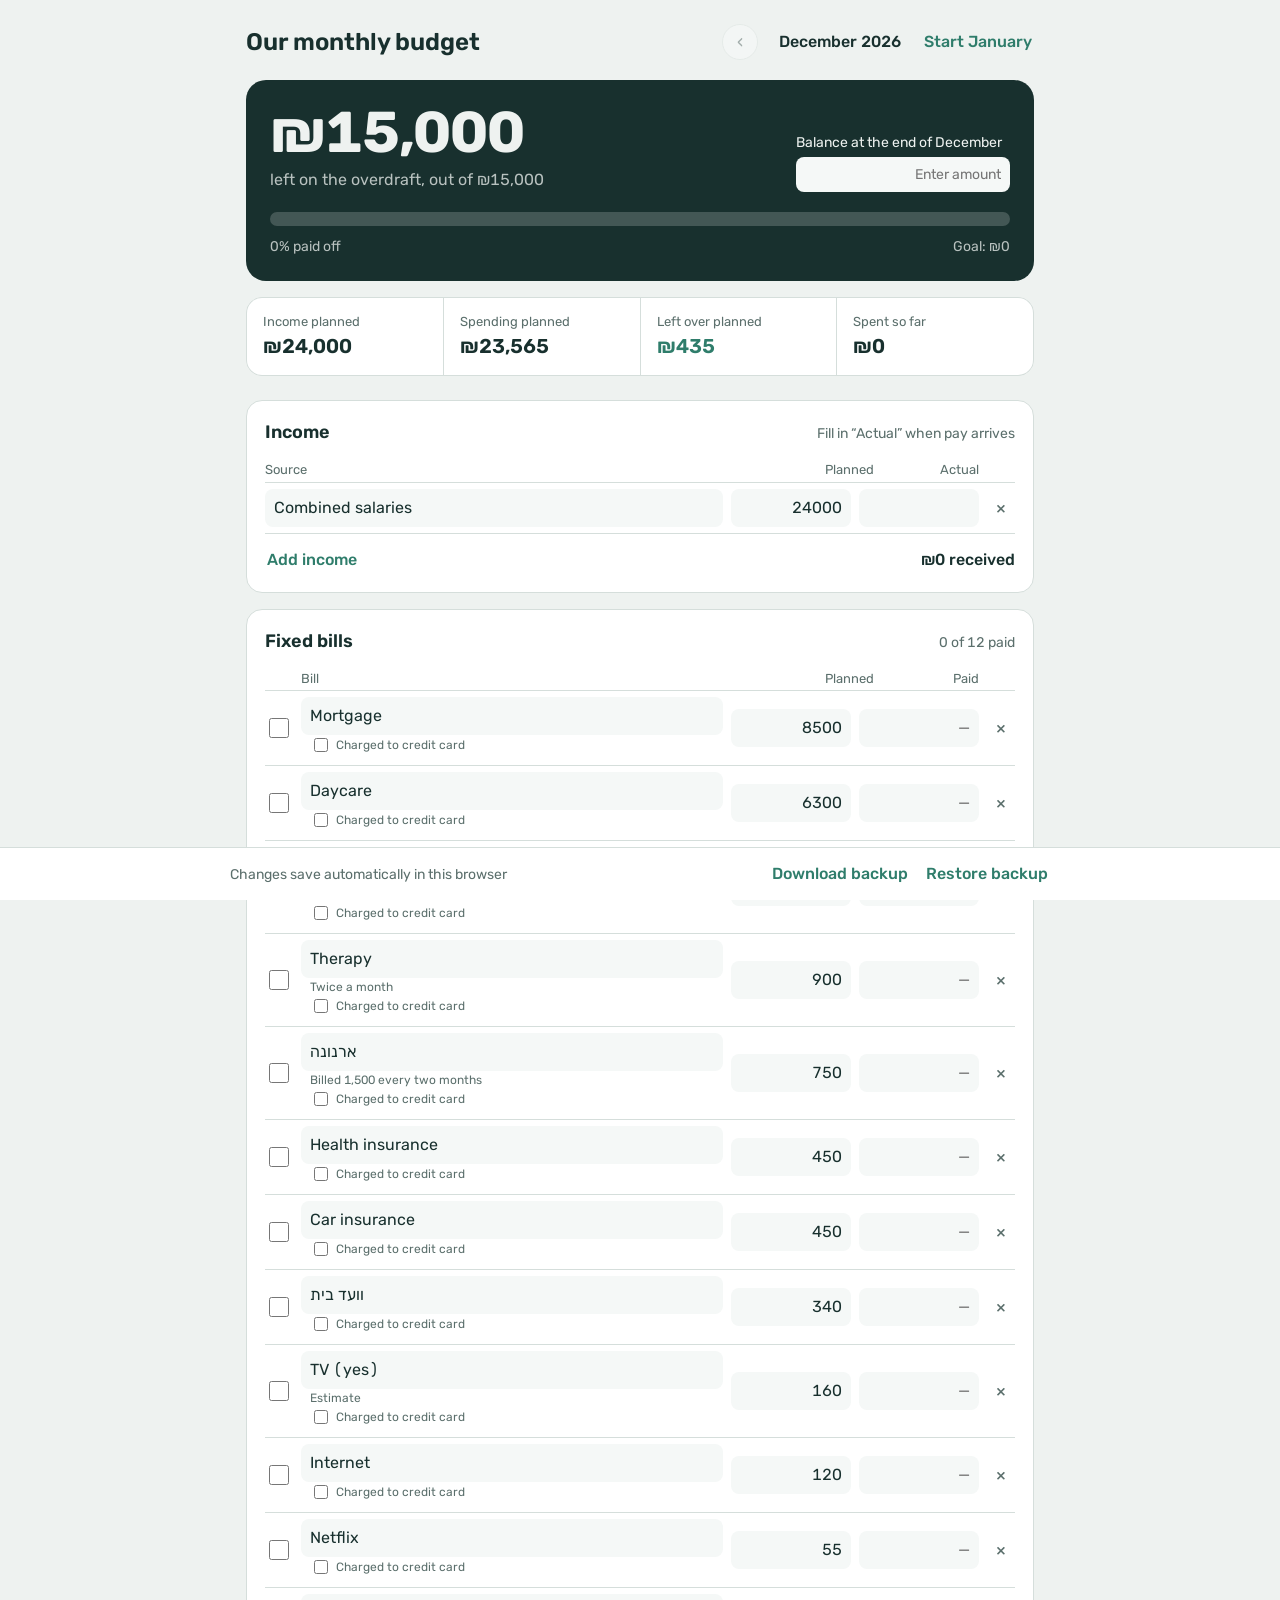
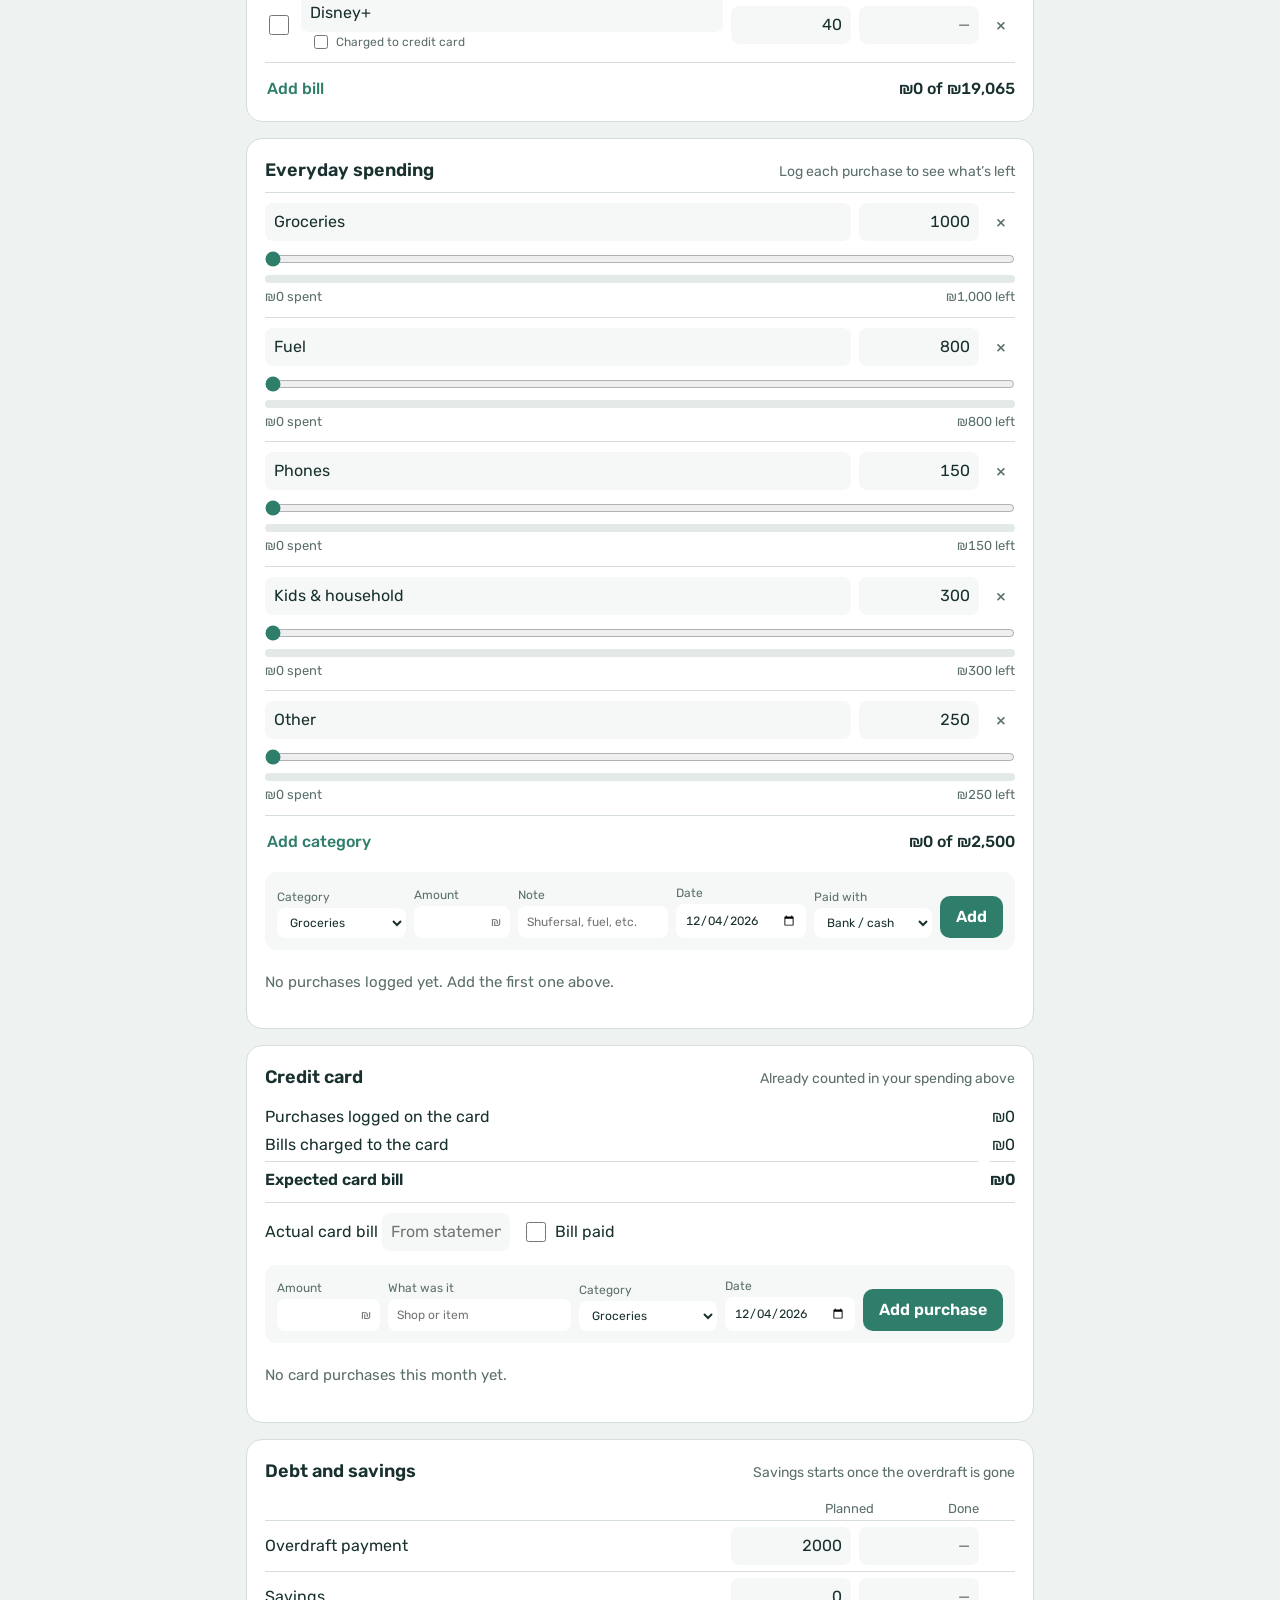
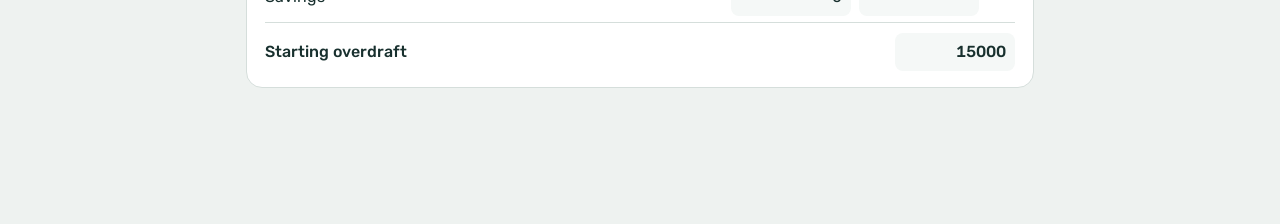
<file: index.html>
<!doctype html>
<html lang="en">
<head>
<meta charset="utf-8">
<meta name="viewport" content="width=device-width, initial-scale=1, viewport-fit=cover">
<title>Our monthly budget</title>
<link rel="preconnect" href="https://fonts.googleapis.com">
<link rel="preconnect" href="https://fonts.gstatic.com" crossorigin>
<link href="https://fonts.googleapis.com/css2?family=Rubik:wght@400;500;600;700&display=swap" rel="stylesheet">
<link rel="stylesheet" href="style.css">
</head>
<body>
<div id="root"></div>
<script src="app.js"></script>
</body>
</html>
</file>
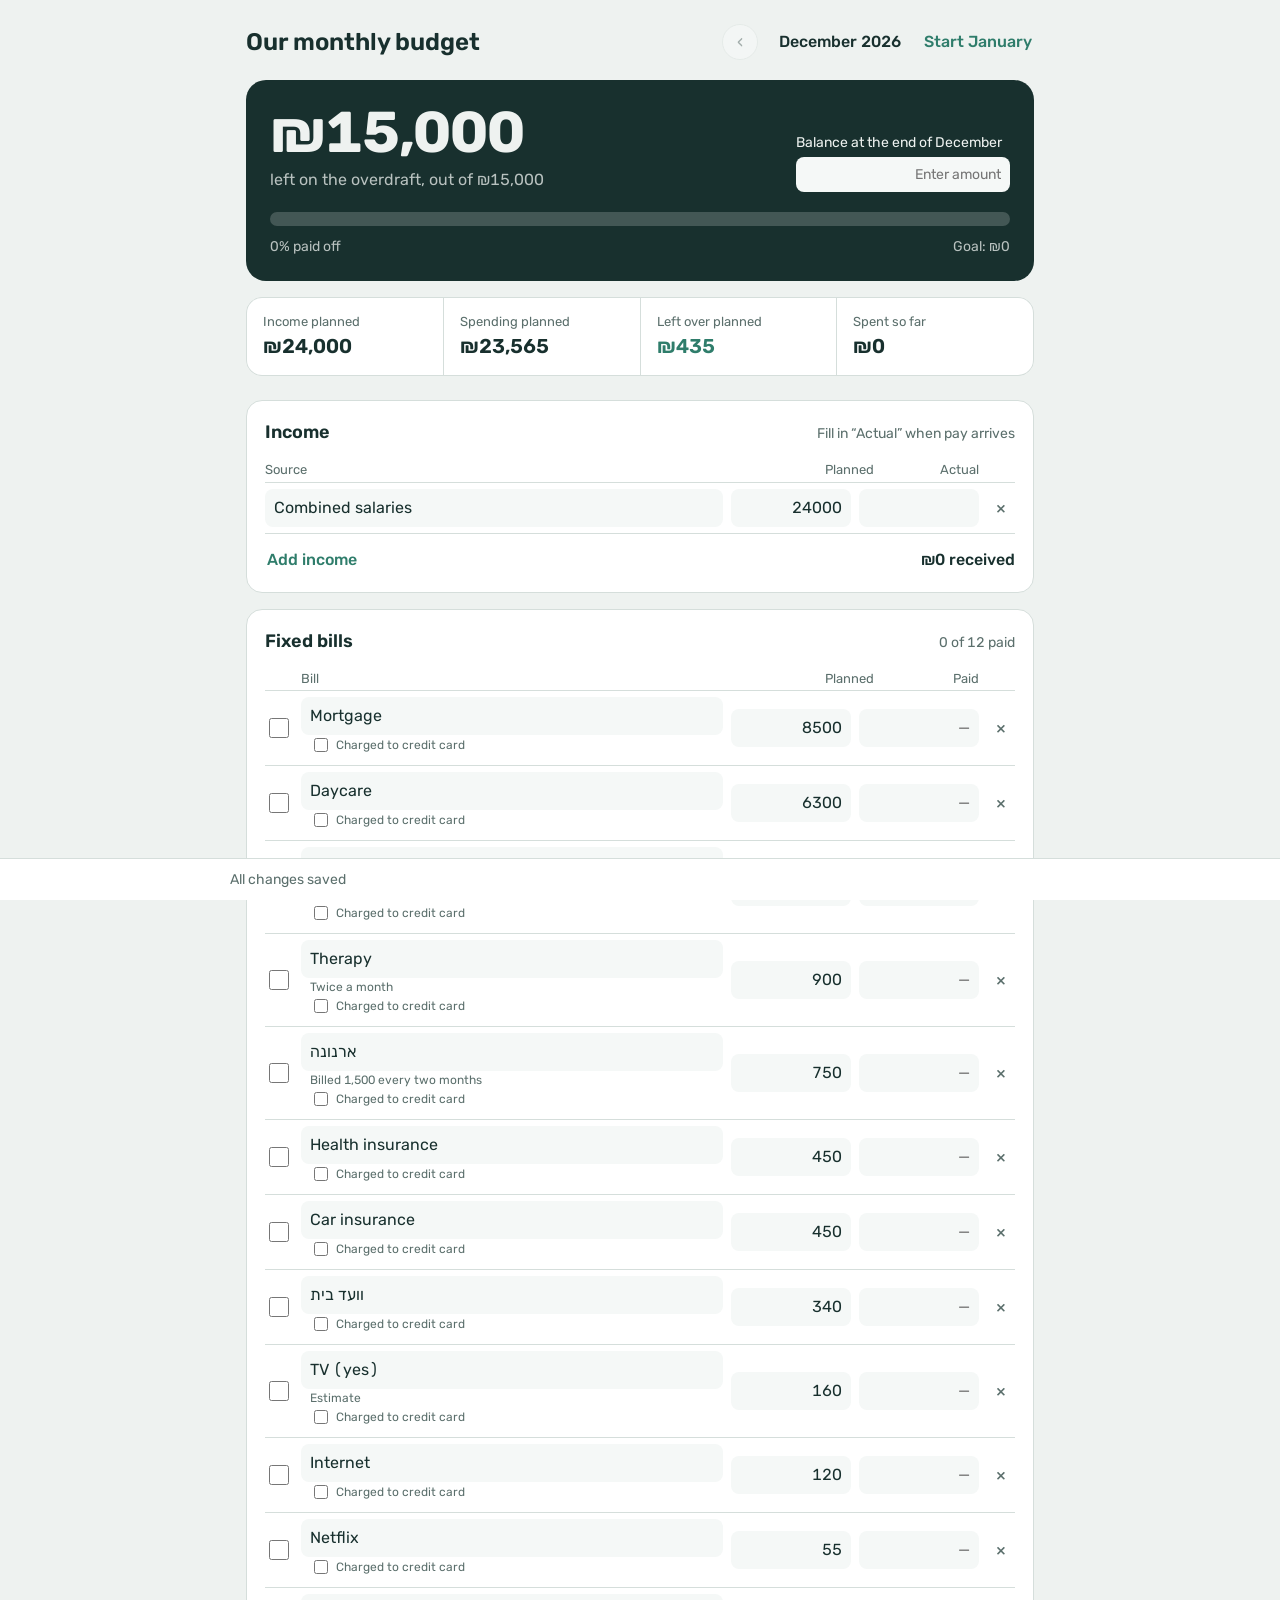
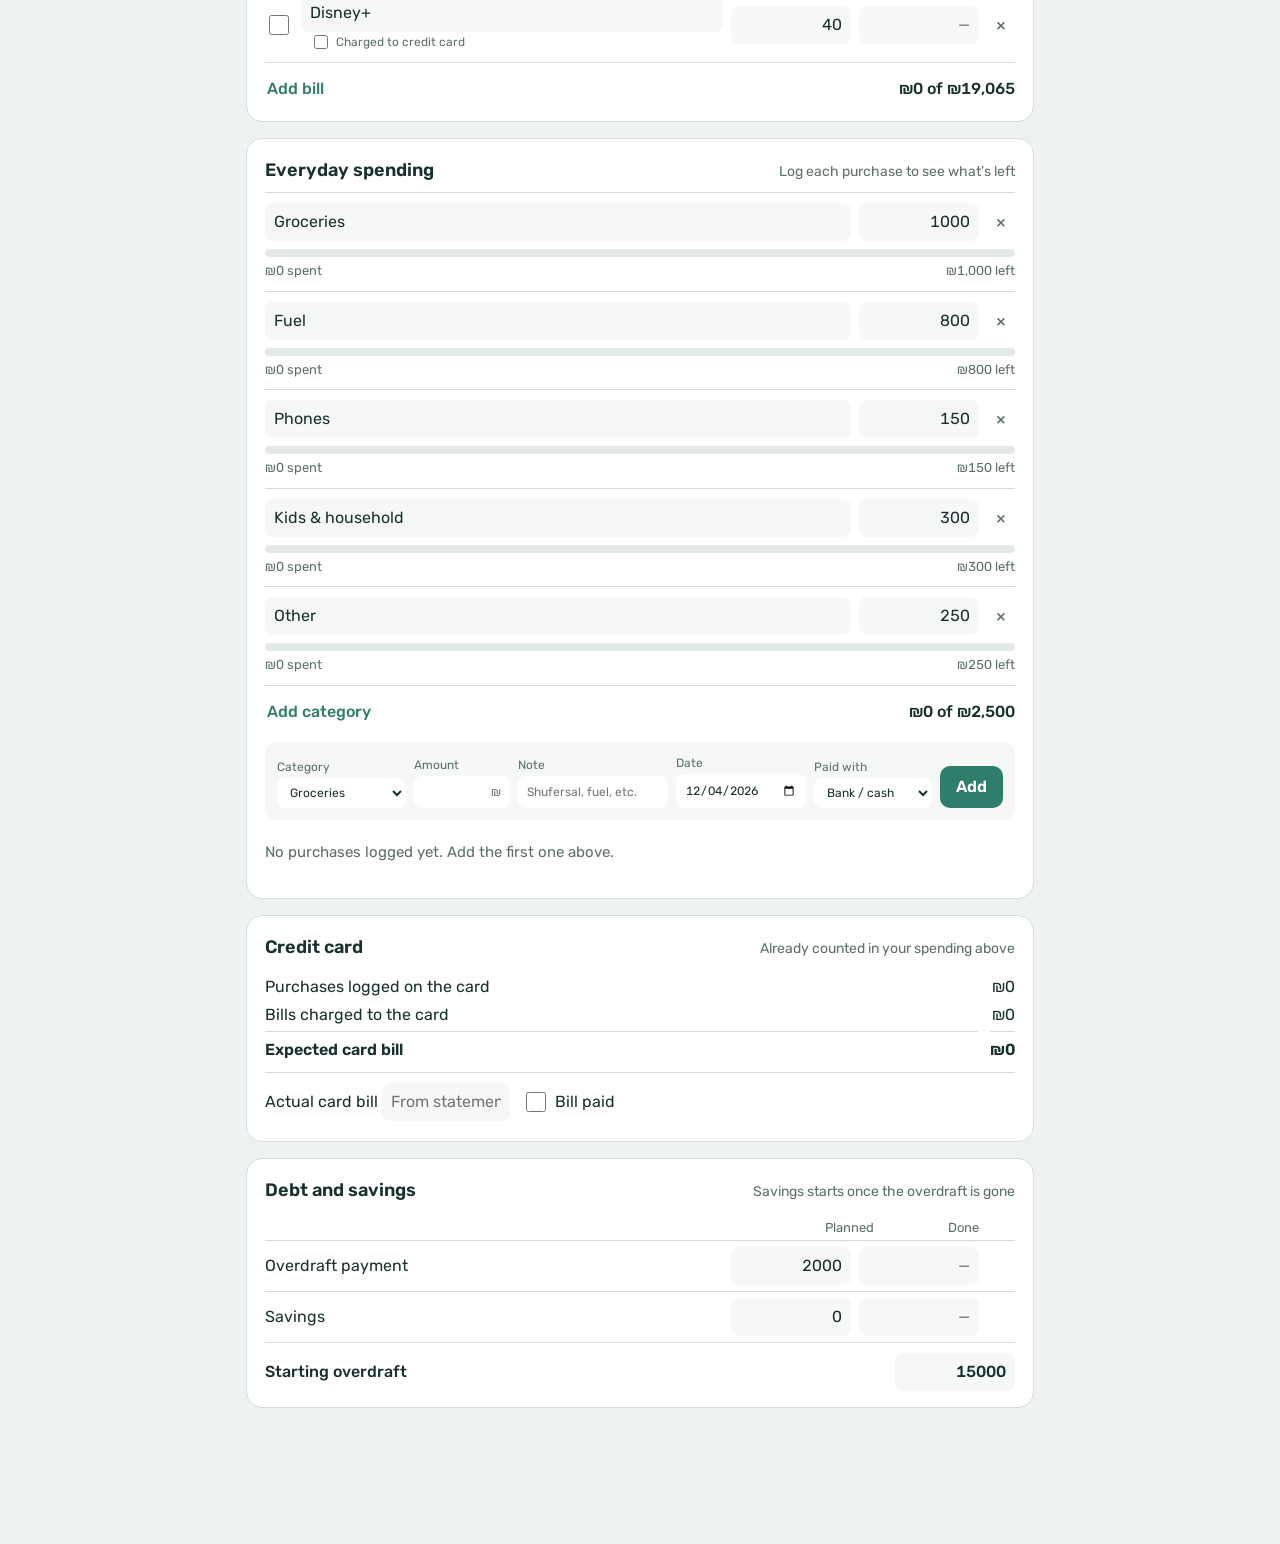
<file: Our monthly budget.html>
<!doctype html>
<html lang="en">
<head>
<meta charset="utf-8">
<meta name="viewport" content="width=device-width, initial-scale=1, viewport-fit=cover">
<title>Our monthly budget</title>
<link rel="preconnect" href="https://fonts.googleapis.com">
<link rel="preconnect" href="https://fonts.gstatic.com" crossorigin>
<link href="https://fonts.googleapis.com/css2?family=Rubik:wght@400;500;600;700&display=swap" rel="stylesheet">
<style id="css">
:root{
  --bg:#EEF2F0;--surface:#FFFFFF;--ink:#18302E;--muted:#5B6F6C;--line:#D5DEDB;
  --accent:#2F7D6B;--accent-ink:#FFFFFF;--warn:#B57A0C;--over:#B4413A;--track:#E2E9E6;--soft:#F5F8F7;
  color-scheme:light;
  box-sizing:border-box;
  padding-top:env(safe-area-inset-top,0px);
  padding-bottom:env(safe-area-inset-bottom,0px);
}
@media (prefers-color-scheme:dark){
  :root:not([data-theme="light"]){
    --bg:#121A19;--surface:#1A2423;--ink:#E4ECEA;--muted:#93A5A2;--line:#2C3A38;
    --accent:#5CC0A6;--accent-ink:#0E1A18;--warn:#E3B04B;--over:#E2776E;--track:#24302E;--soft:#1F2B29;
    color-scheme:dark;
  }
}
:root[data-theme="dark"]{
  --bg:#121A19;--surface:#1A2423;--ink:#E4ECEA;--muted:#93A5A2;--line:#2C3A38;
  --accent:#5CC0A6;--accent-ink:#0E1A18;--warn:#E3B04B;--over:#E2776E;--track:#24302E;--soft:#1F2B29;
  color-scheme:dark;
}
html{scroll-padding-top:env(safe-area-inset-top,0px)}
*,*::before,*::after{box-sizing:inherit}
body{margin:0;background:var(--bg);color:var(--ink);font-family:"Rubik",system-ui,-apple-system,"Segoe UI",Arial,sans-serif;font-size:16px;line-height:1.5;font-variant-numeric:tabular-nums}
.wrap{max-width:820px;margin:0 auto;padding:24px 16px 120px}
header{display:flex;align-items:center;justify-content:space-between;gap:12px;flex-wrap:wrap;margin-bottom:20px}
h1{font-size:1.5rem;font-weight:600;margin:0}
h2{font-size:1.125rem;font-weight:600;margin:0}
.monthnav{display:flex;align-items:center;gap:6px}
.monthnav .label{min-width:9.5em;text-align:center;font-weight:500}
button{font:inherit;color:inherit;cursor:pointer}
.iconbtn{background:var(--surface);border:1px solid var(--line);border-radius:999px;width:36px;height:36px;display:grid;place-items:center;font-size:1.1rem}
.iconbtn:disabled{opacity:.35;cursor:default}
.textbtn{background:none;border:none;color:var(--accent);font-weight:500;padding:4px 2px}
.primary{background:var(--accent);color:var(--accent-ink);border:none;border-radius:10px;padding:9px 16px;font-weight:600}
.primary:disabled{opacity:.6;cursor:default}
:focus-visible{outline:2px solid var(--accent);outline-offset:2px}

.debt{background:var(--ink);color:var(--bg);border-radius:20px;padding:24px;margin-bottom:16px}
.debt .top{display:flex;justify-content:space-between;align-items:flex-end;gap:16px;flex-wrap:wrap}
.debt .big{font-size:clamp(2.4rem,9vw,3.6rem);font-weight:700;line-height:1;letter-spacing:-.02em}
.debt .sub{opacity:.75;margin-top:6px}
.debt .bar{height:14px;border-radius:999px;background:color-mix(in srgb,var(--bg) 20%,transparent);margin:20px 0 10px;overflow:hidden}
.debt .bar span{display:block;height:100%;background:var(--accent);border-radius:999px;transition:width .5s ease}
.debt .ends{display:flex;justify-content:space-between;font-size:.875rem;opacity:.75}
.debt label{display:flex;flex-direction:column;gap:4px;font-size:.875rem}
.debt input{background:color-mix(in srgb,var(--bg) 12%,transparent);border:1px solid color-mix(in srgb,var(--bg) 30%,transparent);color:var(--bg);border-radius:10px;padding:8px 10px;width:9em;font:inherit}

.summary{display:grid;grid-template-columns:repeat(4,1fr);gap:1px;background:var(--line);border:1px solid var(--line);border-radius:16px;overflow:hidden;margin-bottom:24px}
.summary div{background:var(--surface);padding:14px 16px}
.summary small{display:block;color:var(--muted);font-size:.8125rem}
.summary b{font-size:1.25rem;font-weight:600}
.pos{color:var(--accent)}.neg{color:var(--over)}

section{background:var(--surface);border:1px solid var(--line);border-radius:16px;padding:18px 18px 10px;margin-bottom:16px}
.sechead{display:flex;justify-content:space-between;align-items:baseline;gap:8px;margin-bottom:8px}
.sechead p{margin:0;color:var(--muted);font-size:.875rem}
.row{display:grid;grid-template-columns:28px 1fr 7.5em 7.5em 28px;gap:8px;align-items:center;padding:6px 0;border-top:1px solid var(--line)}
.row.head{border-top:none;color:var(--muted);font-size:.8125rem;padding-bottom:2px}
.row.noncheck{grid-template-columns:1fr 7.5em 7.5em 28px}
.row.noncheck.head{grid-template-columns:1fr 7.5em 7.5em 28px}
.row .num{text-align:right}
input[type=text],input[type=number],input[type=date],select{font:inherit;color:var(--ink);background:var(--soft);border:1px solid transparent;border-radius:8px;padding:6px 8px;width:100%;min-width:0}
input[type=text]:hover,input[type=number]:hover,select:hover{border-color:var(--line)}
input[type=number]{text-align:right;-moz-appearance:textfield}
input::-webkit-outer-spin-button,input::-webkit-inner-spin-button{-webkit-appearance:none;margin:0}
input[type=checkbox]{width:20px;height:20px;accent-color:var(--accent)}
.del{background:none;border:none;color:var(--muted);font-size:1.1rem;width:28px;height:28px;border-radius:6px}
.del:hover{color:var(--over);background:var(--soft)}
.note{display:block;color:var(--muted);font-size:.75rem;padding-left:9px}
.foot{display:flex;justify-content:space-between;align-items:center;padding:10px 0 6px;border-top:1px solid var(--line);font-weight:500}

.cat{padding:10px 0;border-top:1px solid var(--line)}
.cat:first-of-type{border-top:none}
.cat .line1{display:grid;grid-template-columns:1fr 7.5em 28px;gap:8px;align-items:center}
.cat .meter{height:8px;background:var(--track);border-radius:999px;overflow:hidden;margin:8px 0 4px}
.cat .meter span{display:block;height:100%;background:var(--accent);border-radius:999px}
.cat .meter span.warn{background:var(--warn)}.cat .meter span.over{background:var(--over)}
.cat .line2{display:flex;justify-content:space-between;font-size:.8125rem;color:var(--muted)}
.cat .line2 .over{color:var(--over);font-weight:500}

.quick{display:grid;grid-template-columns:1.2fr .9fr 1.4fr 1fr 1.1fr auto;gap:8px;align-items:end;background:var(--soft);border-radius:12px;padding:12px;margin:8px 0 12px}
.quick label{display:flex;flex-direction:column;gap:2px;font-size:.75rem;color:var(--muted)}
.quick input,.quick select{background:var(--surface)}
.log{list-style:none;margin:0;padding:0}
.log li{display:grid;grid-template-columns:5.5em 1fr 6.5em 28px;gap:8px;align-items:center;padding:6px 0;border-top:1px solid var(--line);font-size:.9375rem}
.log .d{color:var(--muted);font-size:.8125rem}
.log .c{color:var(--muted);font-size:.8125rem}
.empty{color:var(--muted);font-size:.9375rem;padding:6px 0 10px}
.oncard{display:inline-flex;align-items:center;gap:5px;color:var(--muted);font-size:.75rem;padding-left:9px;cursor:pointer}
.oncard input{width:14px;height:14px}
.tag{display:inline-block;font-size:.6875rem;font-weight:500;color:var(--accent);border:1px solid var(--accent);border-radius:999px;padding:0 6px;margin-left:4px;vertical-align:1px}
.cardgrid{display:grid;grid-template-columns:1fr auto;gap:4px 12px;padding:6px 0 10px}
.cardgrid span:nth-child(even){text-align:right}
.cardgrid .total{font-weight:600;border-top:1px solid var(--line);padding-top:6px}
.cardbill{display:flex;flex-wrap:wrap;align-items:center;gap:12px;padding:10px 0;border-top:1px solid var(--line)}
.cardbill input[type=number]{width:8em}
.cardbill .chk{display:inline-flex;align-items:center;gap:6px}
.diff{font-size:.875rem;color:var(--muted);padding:0 0 10px}
.diff.warn{color:var(--warn)}

.savebar{position:fixed;left:0;right:0;bottom:0;padding:10px 16px calc(10px + env(safe-area-inset-bottom,0px));background:var(--surface);border-top:1px solid var(--line);display:flex;justify-content:center}
.savebar .in{max-width:820px;width:100%;display:flex;align-items:center;justify-content:space-between;gap:12px}
.savebar .msg{color:var(--muted);font-size:.875rem}
.savebar .msg.strong{color:var(--ink);font-weight:500}

@media (max-width:640px){
  .summary{grid-template-columns:1fr 1fr}
  .row{grid-template-columns:24px 1fr 5.6em 5.6em 24px;gap:6px}
  .row.noncheck,.row.noncheck.head{grid-template-columns:1fr 5.6em 5.6em 24px}
  .cat .line1{grid-template-columns:1fr 5.6em 24px}
  .quick{grid-template-columns:1fr 1fr}
  .quick .wide{grid-column:1/-1}
  .log li{grid-template-columns:4.6em 1fr 5.4em 24px}
}
@media (prefers-reduced-motion:reduce){.debt .bar span{transition:none}}
</style>
</head>
<body>
<div id="root"></div>
<script type="application/json" id="state">{"version":1,"debtStart":15000,"savedAt":0,"editedAt":0,"months":{}}</script>
<script id="app">
(function(){
  var root = document.getElementById('root');
  var DRAFT = 'family-budget-draft-v1';
  var state;
  try { state = JSON.parse(document.getElementById('state').textContent); } catch (e) { state = null; }
  if (!state || !state.months) state = {version:1, debtStart:15000, savedAt:0, editedAt:0, months:{}};

  var dirty = false, canSave = null, artifactNs = null, saving = false, message = '';

  try {
    var d = JSON.parse(localStorage.getItem(DRAFT) || 'null');
    if (d && d.months && (d.editedAt || 0) > (state.savedAt || 0)) { state = d; dirty = true; }
  } catch (e) {}

  function uid(){ return Math.random().toString(36).slice(2, 9); }
  function pad(n){ return (n < 10 ? '0' : '') + n; }
  function keyOf(dt){ return dt.getFullYear() + '-' + pad(dt.getMonth() + 1); }
  function shiftKey(k, delta){ var p = k.split('-'); return keyOf(new Date(+p[0], +p[1] - 1 + delta, 1)); }
  function labelOf(k){ var p = k.split('-'); return new Date(+p[0], +p[1] - 1, 1).toLocaleString('en-US', {month:'long', year:'numeric'}); }
  function todayISO(){ var t = new Date(); return t.getFullYear() + '-' + pad(t.getMonth() + 1) + '-' + pad(t.getDate()); }
  function money(n){ n = Math.round(n || 0); return (n < 0 ? '−' : '') + '₪' + Math.abs(n).toLocaleString('en-US'); }
  function esc(s){ return String(s == null ? '' : s).replace(/[&<>"']/g, function(c){ return {'&':'&amp;','<':'&lt;','>':'&gt;','"':'&quot;',"'":'&#39;'}[c]; }); }
  function numVal(v){ v = String(v).trim(); if (v === '') return null; var n = parseFloat(v.replace(/[^\d.\-]/g, '')); return isNaN(n) ? null : Math.round(n); }
  function sum(arr, f){ return arr.reduce(function(a, x){ return a + (f(x) || 0); }, 0); }
  function valAttr(n){ return n == null ? '' : n; }

  function defaultMonth(){
    return {
      income: [{id:uid(), name:'Combined salaries', planned:24000, actual:null}],
      bills: [
        {id:uid(), name:'Mortgage', planned:8500, actual:null, paid:false},
        {id:uid(), name:'Daycare', planned:6300, actual:null, paid:false},
        {id:uid(), name:'Water & electric', planned:1000, actual:null, paid:false, note:'Estimate until the first bill arrives'},
        {id:uid(), name:'Therapy', planned:900, actual:null, paid:false, note:'Twice a month'},
        {id:uid(), name:'ארנונה', planned:750, actual:null, paid:false, note:'Billed 1,500 every two months'},
        {id:uid(), name:'Health insurance', planned:450, actual:null, paid:false},
        {id:uid(), name:'Car insurance', planned:450, actual:null, paid:false},
        {id:uid(), name:'וועד בית', planned:340, actual:null, paid:false},
        {id:uid(), name:'TV (yes)', planned:160, actual:null, paid:false, note:'Estimate'},
        {id:uid(), name:'Internet', planned:120, actual:null, paid:false},
        {id:uid(), name:'Netflix', planned:55, actual:null, paid:false},
        {id:uid(), name:'Disney+', planned:40, actual:null, paid:false}
      ],
      spending: [
        {id:uid(), name:'Groceries', planned:1000},
        {id:uid(), name:'Fuel', planned:800},
        {id:uid(), name:'Phones', planned:150},
        {id:uid(), name:'Kids & household', planned:300},
        {id:uid(), name:'Other', planned:250}
      ],
      debt: {planned:2000, paid:null},
      savings: {planned:0, paid:null},
      balance: null,
      card: {bill:null, paid:false},
      log: []
    };
  }
  function nextMonthFrom(m){
    var c = JSON.parse(JSON.stringify(m));
    c.income.forEach(function(r){ r.actual = null; });
    c.bills.forEach(function(r){ r.actual = null; r.paid = false; });
    c.debt.paid = null; c.savings.paid = null; c.balance = null; c.log = []; c.card = {bill:null, paid:false};
    return c;
  }

  var keys = function(){ return Object.keys(state.months).sort(); };
  var cur = keyOf(new Date());
  if (!keys().length) state.months[cur] = defaultMonth();
  if (!state.months[cur]) cur = keys()[keys().length - 1];

  function latestBalance(){
    var ks = keys(), b = null;
    ks.forEach(function(k){ if (k <= cur && state.months[k].balance != null) b = state.months[k].balance; });
    return b == null ? state.debtStart : b;
  }

  function touch(){
    dirty = true; message = '';
    state.editedAt = Date.now();
    try { localStorage.setItem(DRAFT, JSON.stringify(state)); } catch (e) {}
  }

  function billActual(r){ return r.paid ? (r.actual == null ? r.planned : r.actual) : 0; }
  function catSpent(m, id){ return sum(m.log.filter(function(l){ return l.cat === id; }), function(l){ return l.amount; }); }

  function render(){
    var m = state.months[cur];
    if (!m.card) m.card = {bill:null, paid:false};
    var ks = keys();
    var plannedIncome = sum(m.income, function(r){ return r.planned; });
    var plannedBills = sum(m.bills, function(r){ return r.planned; });
    var plannedSpend = sum(m.spending, function(r){ return r.planned; });
    var plannedOut = plannedBills + plannedSpend + (m.debt.planned || 0) + (m.savings.planned || 0);
    var leftPlanned = plannedIncome - plannedOut;
    var spentSoFar = sum(m.bills, billActual) + sum(m.log, function(l){ return l.amount; }) + (m.debt.paid || 0) + (m.savings.paid || 0);
    var actualIncome = sum(m.income, function(r){ return r.actual; });

    var bal = latestBalance();
    var paidOff = Math.max(0, Math.min(100, (1 - bal / state.debtStart) * 100));
    var prevKey = shiftKey(cur, -1), nextKey = shiftKey(cur, 1);
    var hasPrev = !!state.months[prevKey], hasNext = !!state.months[nextKey];

    var h = '<div class="wrap">';
    h += '<header><h1>Our monthly budget</h1><div class="monthnav">' +
      '<button class="iconbtn" data-act="prev" aria-label="Previous month" ' + (hasPrev ? '' : 'disabled') + '>‹</button>' +
      '<span class="label">' + labelOf(cur) + '</span>' +
      (hasNext ? '<button class="iconbtn" data-act="next" aria-label="Next month">›</button>'
               : '<button class="textbtn" data-act="newmonth">Start ' + labelOf(nextKey).split(' ')[0] + '</button>') +
      '</div></header>';

    h += '<div class="debt"><div class="top"><div><div class="big">' + money(bal) + '</div>' +
      '<div class="sub">' + (bal <= 0 ? 'The overdraft is cleared. Time to start saving.' : 'left on the overdraft, out of ' + money(state.debtStart)) + '</div></div>' +
      '<label>Balance at the end of ' + labelOf(cur).split(' ')[0] +
      '<input type="number" inputmode="numeric" id="bal" data-f="balance" placeholder="Enter amount" value="' + valAttr(m.balance) + '"></label></div>' +
      '<div class="bar" role="progressbar" aria-label="Overdraft paid off" aria-valuemin="0" aria-valuemax="100" aria-valuenow="' + Math.round(paidOff) + '"><span style="width:' + paidOff + '%"></span></div>' +
      '<div class="ends"><span>' + Math.round(paidOff) + '% paid off</span><span>Goal: ₪0</span></div></div>';

    h += '<div class="summary">' +
      '<div><small>Income planned</small><b>' + money(plannedIncome) + '</b></div>' +
      '<div><small>Spending planned</small><b>' + money(plannedOut) + '</b></div>' +
      '<div><small>Left over planned</small><b class="' + (leftPlanned < 0 ? 'neg' : 'pos') + '">' + money(leftPlanned) + '</b></div>' +
      '<div><small>Spent so far</small><b>' + money(spentSoFar) + '</b></div></div>';

    // Income
    h += '<section><div class="sechead"><h2>Income</h2><p>Fill in “Actual” when pay arrives</p></div>' +
      '<div class="row noncheck head"><span>Source</span><span class="num">Planned</span><span class="num">Actual</span><span></span></div>';
    m.income.forEach(function(r){
      h += '<div class="row noncheck">' +
        '<input type="text" id="income-' + r.id + '-name" data-f="row" data-list="income" data-id="' + r.id + '" data-k="name" value="' + esc(r.name) + '" aria-label="Income source">' +
        '<input type="number" inputmode="numeric" id="income-' + r.id + '-planned" data-f="row" data-list="income" data-id="' + r.id + '" data-k="planned" value="' + valAttr(r.planned) + '" aria-label="Planned">' +
        '<input type="number" inputmode="numeric" id="income-' + r.id + '-actual" data-f="row" data-list="income" data-id="' + r.id + '" data-k="actual" value="' + valAttr(r.actual) + '" aria-label="Actual">' +
        '<button class="del" data-act="delrow" data-list="income" data-id="' + r.id + '" aria-label="Remove ' + esc(r.name) + '">×</button></div>';
    });
    h += '<div class="foot"><button class="textbtn" data-act="addrow" data-list="income">Add income</button><span>' + money(actualIncome) + ' received</span></div></section>';

    // Bills
    var billsPaid = m.bills.filter(function(r){ return r.paid; }).length;
    h += '<section><div class="sechead"><h2>Fixed bills</h2><p>' + billsPaid + ' of ' + m.bills.length + ' paid</p></div>' +
      '<div class="row head"><span></span><span>Bill</span><span class="num">Planned</span><span class="num">Paid</span><span></span></div>';
    m.bills.forEach(function(r){
      h += '<div class="row">' +
        '<input type="checkbox" id="bills-' + r.id + '-paid" data-f="row" data-list="bills" data-id="' + r.id + '" data-k="paid" ' + (r.paid ? 'checked' : '') + ' aria-label="Mark ' + esc(r.name) + ' paid">' +
        '<div><input type="text" id="bills-' + r.id + '-name" data-f="row" data-list="bills" data-id="' + r.id + '" data-k="name" value="' + esc(r.name) + '" aria-label="Bill name">' +
        (r.note ? '<span class="note">' + esc(r.note) + '</span>' : '') +
        '<label class="oncard"><input type="checkbox" id="bills-' + r.id + '-card" data-f="row" data-list="bills" data-id="' + r.id + '" data-k="card" ' + (r.card ? 'checked' : '') + '>Charged to credit card</label></div>' +
        '<input type="number" inputmode="numeric" id="bills-' + r.id + '-planned" data-f="row" data-list="bills" data-id="' + r.id + '" data-k="planned" value="' + valAttr(r.planned) + '" aria-label="Planned">' +
        '<input type="number" inputmode="numeric" id="bills-' + r.id + '-actual" data-f="row" data-list="bills" data-id="' + r.id + '" data-k="actual" value="' + (r.paid ? valAttr(r.actual == null ? r.planned : r.actual) : valAttr(r.actual)) + '" placeholder="—" aria-label="Amount paid">' +
        '<button class="del" data-act="delrow" data-list="bills" data-id="' + r.id + '" aria-label="Remove ' + esc(r.name) + '">×</button></div>';
    });
    h += '<div class="foot"><button class="textbtn" data-act="addrow" data-list="bills">Add bill</button><span>' + money(sum(m.bills, billActual)) + ' of ' + money(plannedBills) + '</span></div></section>';

    // Everyday spending
    h += '<section><div class="sechead"><h2>Everyday spending</h2><p>Log each purchase to see what’s left</p></div>';
    m.spending.forEach(function(r){
      var spent = catSpent(m, r.id), plan = r.planned || 0;
      var pct = plan > 0 ? Math.min(100, spent / plan * 100) : (spent > 0 ? 100 : 0);
      var cls = spent > plan ? 'over' : (pct >= 80 ? 'warn' : '');
      var left = plan - spent;
      h += '<div class="cat"><div class="line1">' +
        '<input type="text" id="spending-' + r.id + '-name" data-f="row" data-list="spending" data-id="' + r.id + '" data-k="name" value="' + esc(r.name) + '" aria-label="Category name">' +
        '<input type="number" inputmode="numeric" id="spending-' + r.id + '-planned" data-f="row" data-list="spending" data-id="' + r.id + '" data-k="planned" value="' + valAttr(r.planned) + '" aria-label="Budget for ' + esc(r.name) + '">' +
        '<button class="del" data-act="delrow" data-list="spending" data-id="' + r.id + '" aria-label="Remove ' + esc(r.name) + '">×</button></div>' +
        '<div class="meter"><span class="' + cls + '" style="width:' + pct + '%"></span></div>' +
        '<div class="line2"><span>' + money(spent) + ' spent</span><span class="' + (left < 0 ? 'over' : '') + '">' + (left < 0 ? money(-left) + ' over' : money(left) + ' left') + '</span></div></div>';
    });
    h += '<div class="foot"><button class="textbtn" data-act="addrow" data-list="spending">Add category</button><span>' + money(sum(m.log, function(l){ return l.amount; })) + ' of ' + money(plannedSpend) + '</span></div>';

    h += '<div class="quick">' +
      '<label>Category<select id="q-cat">' + m.spending.map(function(r){ return '<option value="' + r.id + '">' + esc(r.name) + '</option>'; }).join('') + '</select></label>' +
      '<label>Amount<input type="number" inputmode="decimal" id="q-amt" placeholder="₪"></label>' +
      '<label class="wide">Note<input type="text" id="q-note" placeholder="Shufersal, fuel, etc."></label>' +
      '<label>Date<input type="date" id="q-date" value="' + todayISO() + '"></label>' +
      '<label>Paid with<select id="q-method"><option value="bank">Bank / cash</option><option value="card">Credit card</option></select></label>' +
      '<button class="primary" data-act="addlog">Add</button></div>';

    var log = m.log.slice().sort(function(a, b){ return a.date < b.date ? 1 : -1; });
    if (!log.length) h += '<p class="empty">No purchases logged yet. Add the first one above.</p>';
    else {
      h += '<ul class="log">';
      log.forEach(function(l){
        var c = m.spending.filter(function(s){ return s.id === l.cat; })[0];
        var dd = l.date ? new Date(l.date + 'T00:00:00').toLocaleString('en-US', {day:'numeric', month:'short'}) : '';
        h += '<li><span class="d">' + dd + '</span><span>' + (l.note ? esc(l.note) + ' ' : '') + '<span class="c">' + esc(c ? c.name : 'Removed category') + '</span>' + (l.method === 'card' ? '<span class="tag">Card</span>' : '') + '</span>' +
          '<span class="num">' + money(l.amount) + '</span><button class="del" data-act="dellog" data-id="' + l.id + '" aria-label="Remove purchase">×</button></li>';
      });
      h += '</ul>';
    }
    h += '</section>';

    // Credit card
    var cardBuys = sum(m.log.filter(function(l){ return l.method === 'card'; }), function(l){ return l.amount; });
    var cardBills = sum(m.bills.filter(function(r){ return r.card; }), function(r){ return r.paid ? billActual(r) : r.planned; });
    var expected = cardBuys + cardBills;
    h += '<section><div class="sechead"><h2>Credit card</h2><p>Already counted in your spending above</p></div>' +
      '<div class="cardgrid"><span>Purchases logged on the card</span><span>' + money(cardBuys) + '</span>' +
      '<span>Bills charged to the card</span><span>' + money(cardBills) + '</span>' +
      '<span class="total">Expected card bill</span><span class="total">' + money(expected) + '</span></div>' +
      '<div class="cardbill"><label>Actual card bill <input type="number" inputmode="numeric" id="card-bill" data-f="card" data-k="bill" value="' + valAttr(m.card.bill) + '" placeholder="From statement"></label>' +
      '<label class="chk"><input type="checkbox" id="card-paid" data-f="card" data-k="paid" ' + (m.card.paid ? 'checked' : '') + '>Bill paid</label></div>';
    if (m.card.bill != null) {
      var diff = m.card.bill - expected;
      h += '<p class="diff' + (Math.abs(diff) >= 1 ? ' warn' : '') + '">' + (Math.abs(diff) < 1 ? 'The statement matches what you logged.' : diff > 0 ? money(diff) + ' on the statement isn’t logged here yet. Check for missing purchases.' : 'The statement is ' + money(-diff) + ' less than what you logged.') + '</p>';
    }
    h += '</section>';

    // Debt & savings
    h += '<section><div class="sechead"><h2>Debt and savings</h2><p>Savings starts once the overdraft is gone</p></div>' +
      '<div class="row noncheck head"><span></span><span class="num">Planned</span><span class="num">Done</span><span></span></div>' +
      '<div class="row noncheck"><span>Overdraft payment</span>' +
      '<input type="number" inputmode="numeric" id="debt-planned" data-f="debt" data-k="planned" value="' + valAttr(m.debt.planned) + '" aria-label="Planned overdraft payment">' +
      '<input type="number" inputmode="numeric" id="debt-paid" data-f="debt" data-k="paid" value="' + valAttr(m.debt.paid) + '" placeholder="—" aria-label="Overdraft payment made"><span></span></div>' +
      '<div class="row noncheck"><span>Savings</span>' +
      '<input type="number" inputmode="numeric" id="savings-planned" data-f="savings" data-k="planned" value="' + valAttr(m.savings.planned) + '" aria-label="Planned savings">' +
      '<input type="number" inputmode="numeric" id="savings-paid" data-f="savings" data-k="paid" value="' + valAttr(m.savings.paid) + '" placeholder="—" aria-label="Savings made"><span></span></div>' +
      '<div class="foot"><span>Starting overdraft</span><input type="number" inputmode="numeric" id="debtstart" data-f="debtstart" value="' + valAttr(state.debtStart) + '" style="width:7.5em" aria-label="Starting overdraft"></div></section>';

    h += '</div><div class="savebar"><div class="in" id="savebar"></div></div>';
    root.innerHTML = h;
    renderBar();
  }

  function renderBar(){
    var el = document.getElementById('savebar');
    if (!el) return;
    var txt, strong = false, btn = '';
    if (message) { txt = message; strong = true; }
    else if (!dirty) txt = 'All changes saved';
    else if (canSave === true) { txt = 'You have unsaved changes'; strong = true; }
    else if (canSave === false) txt = 'Changes are kept in this browser only';
    else txt = 'Checking whether this page can save…';
    if (dirty && canSave === true) btn = '<button class="primary" data-act="save" ' + (saving ? 'disabled' : '') + '>' + (saving ? 'Saving…' : 'Save changes') + '</button>';
    el.innerHTML = '<span class="msg' + (strong ? ' strong' : '') + '">' + esc(txt) + '</span>' + btn;
  }

  function rerender(){
    setTimeout(function(){
      var a = document.activeElement, id = a && a.id;
      render();
      if (id) { var n = document.getElementById(id); if (n) n.focus(); }
    }, 0);
  }

  root.addEventListener('change', function(e){
    var t = e.target, f = t.dataset.f; if (!f) return;
    var m = state.months[cur];
    if (f === 'row') {
      var r = m[t.dataset.list].filter(function(x){ return x.id === t.dataset.id; })[0]; if (!r) return;
      var k = t.dataset.k;
      if (k === 'name') r.name = t.value;
      else if (k === 'card') r.card = t.checked;
      else if (k === 'paid') { r.paid = t.checked; if (t.checked && r.actual == null) r.actual = r.planned; }
      else { r[k] = numVal(t.value); if (t.dataset.list === 'bills' && k === 'actual') r.paid = r.actual != null; }
    } else if (f === 'debt' || f === 'savings') m[f][t.dataset.k] = numVal(t.value);
    else if (f === 'balance') m.balance = numVal(t.value);
    else if (f === 'card') { if (!m.card) m.card = {bill:null, paid:false}; if (t.dataset.k === 'paid') m.card.paid = t.checked; else m.card.bill = numVal(t.value); }
    else if (f === 'debtstart') { var v = numVal(t.value); if (v && v > 0) state.debtStart = v; }
    touch(); rerender();
  });

  root.addEventListener('click', function(e){
    var b = e.target.closest('[data-act]'); if (!b) return;
    var act = b.dataset.act, m = state.months[cur];
    if (act === 'prev') { cur = shiftKey(cur, -1); render(); }
    else if (act === 'next') { cur = shiftKey(cur, 1); render(); }
    else if (act === 'newmonth') { var nk = shiftKey(cur, 1); state.months[nk] = nextMonthFrom(m); cur = nk; touch(); render(); }
    else if (act === 'addrow') {
      var list = b.dataset.list, row = {id:uid(), name:'', planned:null};
      if (list === 'income') row.actual = null;
      if (list === 'bills') { row.actual = null; row.paid = false; }
      m[list].push(row); touch(); render();
      var n = document.getElementById(list + '-' + row.id + '-name'); if (n) n.focus();
    }
    else if (act === 'delrow') {
      var lst = m[b.dataset.list], it = lst.filter(function(x){ return x.id === b.dataset.id; })[0];
      if (it && confirm('Remove “' + (it.name || 'this row') + '” from ' + labelOf(cur) + '?')) {
        m[b.dataset.list] = lst.filter(function(x){ return x.id !== b.dataset.id; }); touch(); render();
      }
    }
    else if (act === 'addlog') {
      var amt = numVal(document.getElementById('q-amt').value);
      var cat = document.getElementById('q-cat').value;
      if (!amt || !cat) { document.getElementById('q-amt').focus(); return; }
      var method = document.getElementById('q-method').value;
      m.log.push({id:uid(), cat:cat, amount:amt, note:document.getElementById('q-note').value.trim(), date:document.getElementById('q-date').value || todayISO(), method:method});
      touch(); render();
      var sel = document.getElementById('q-cat'); if (sel) sel.value = cat;
      var qm = document.getElementById('q-method'); if (qm) qm.value = method;
      var qa = document.getElementById('q-amt'); if (qa) qa.focus();
    }
    else if (act === 'dellog') { m.log = m.log.filter(function(l){ return l.id !== b.dataset.id; }); touch(); render(); }
    else if (act === 'save') save();
  });

  root.addEventListener('keydown', function(e){
    if (e.key === 'Enter' && (e.target.id === 'q-amt' || e.target.id === 'q-note')) {
      e.preventDefault(); var b = root.querySelector('[data-act="addlog"]'); if (b) b.click();
    }
  });

  function buildPage(s){
    var css = document.getElementById('css').textContent;
    var app = document.getElementById('app').textContent;
    var json = JSON.stringify(s).replace(/</g, '\\u003c');
    return '<!doctype html>\n<html lang="en">\n<head>\n<meta charset="utf-8">\n' +
      '<meta name="viewport" content="width=device-width, initial-scale=1, viewport-fit=cover">\n' +
      '<title>Our monthly budget</title>\n' +
      '<link rel="preconnect" href="https://fonts.googleapis.com">\n<link rel="preconnect" href="https://fonts.gstatic.com" crossorigin>\n' +
      '<link href="https://fonts.googleapis.com/css2?family=Rubik:wght@400;500;600;700&display=swap" rel="stylesheet">\n' +
      '<style id="css">' + css + '</style>\n</head>\n<body>\n<div id="root"></div>\n' +
      '<script type="application/json" id="state">' + json + '<\/script>\n' +
      '<script id="app">' + app + '<\/script>\n</body>\n</html>\n';
  }

  function save(){
    if (!artifactNs || saving) return;
    saving = true; message = ''; renderBar();
    var now = Date.now();
    state.savedAt = now; state.editedAt = now;
    try { localStorage.setItem(DRAFT, JSON.stringify(state)); } catch (e) {}
    artifactNs.publish(buildPage(state)).catch(function(err){
      saving = false;
      var c = err && err.code;
      if (c === 'conflict') message = 'A newer version was saved elsewhere. Loading it now.';
      else if (['not_writer','not_granted','not_declared','consent_required','capability_disabled','capability_removed'].indexOf(c) >= 0) { canSave = false; message = 'This view can’t save, so changes are kept in this browser only.'; }
      else if (c === 'rate_limited') message = 'Saving too often. Wait a moment, then save again.';
      else message = 'The save didn’t go through. Try again in a moment.';
      renderBar();
    });
  }

  render();
  if (window.claude && typeof window.claude.use === 'function') {
    window.claude.use('artifact').then(function(ns){ artifactNs = ns; canSave = !!ns; renderBar(); }, function(){ canSave = false; renderBar(); });
  } else { canSave = false; renderBar(); }
})();
</script>
</body>
</html>
</file>
<file: style.css>
:root{
  --bg:#EEF2F0;--surface:#FFFFFF;--ink:#18302E;--muted:#5B6F6C;--line:#D5DEDB;
  --accent:#2F7D6B;--accent-ink:#FFFFFF;--warn:#B57A0C;--over:#B4413A;--track:#E2E9E6;--soft:#F5F8F7;
  color-scheme:light;
  box-sizing:border-box;
  padding-top:env(safe-area-inset-top,0px);
  padding-bottom:env(safe-area-inset-bottom,0px);
}
@media (prefers-color-scheme:dark){
  :root:not([data-theme="light"]){
    --bg:#121A19;--surface:#1A2423;--ink:#E4ECEA;--muted:#93A5A2;--line:#2C3A38;
    --accent:#5CC0A6;--accent-ink:#0E1A18;--warn:#E3B04B;--over:#E2776E;--track:#24302E;--soft:#1F2B29;
    color-scheme:dark;
  }
}
:root[data-theme="dark"]{
  --bg:#121A19;--surface:#1A2423;--ink:#E4ECEA;--muted:#93A5A2;--line:#2C3A38;
  --accent:#5CC0A6;--accent-ink:#0E1A18;--warn:#E3B04B;--over:#E2776E;--track:#24302E;--soft:#1F2B29;
  color-scheme:dark;
}
html{scroll-padding-top:env(safe-area-inset-top,0px)}
*,*::before,*::after{box-sizing:inherit}
body{margin:0;background:var(--bg);color:var(--ink);font-family:"Rubik",system-ui,-apple-system,"Segoe UI",Arial,sans-serif;font-size:16px;line-height:1.5;font-variant-numeric:tabular-nums}
.wrap{max-width:820px;margin:0 auto;padding:24px 16px 120px}
header{display:flex;align-items:center;justify-content:space-between;gap:12px;flex-wrap:wrap;margin-bottom:20px}
h1{font-size:1.5rem;font-weight:600;margin:0}
h2{font-size:1.125rem;font-weight:600;margin:0}
.monthnav{display:flex;align-items:center;gap:6px}
.monthnav .label{min-width:9.5em;text-align:center;font-weight:500}
button{font:inherit;color:inherit;cursor:pointer}
.iconbtn{background:var(--surface);border:1px solid var(--line);border-radius:999px;width:36px;height:36px;display:grid;place-items:center;font-size:1.1rem}
.iconbtn:disabled{opacity:.35;cursor:default}
.textbtn{background:none;border:none;color:var(--accent);font-weight:500;padding:4px 2px}
.primary{background:var(--accent);color:var(--accent-ink);border:none;border-radius:10px;padding:9px 16px;font-weight:600}
.primary:disabled{opacity:.6;cursor:default}
:focus-visible{outline:2px solid var(--accent);outline-offset:2px}

.debt{background:var(--ink);color:var(--bg);border-radius:20px;padding:24px;margin-bottom:16px}
.debt .top{display:flex;justify-content:space-between;align-items:flex-end;gap:16px;flex-wrap:wrap}
.debt .big{font-size:clamp(2.4rem,9vw,3.6rem);font-weight:700;line-height:1;letter-spacing:-.02em}
.debt .sub{opacity:.75;margin-top:6px}
.debt .bar{height:14px;border-radius:999px;background:color-mix(in srgb,var(--bg) 20%,transparent);margin:20px 0 10px;overflow:hidden}
.debt .bar span{display:block;height:100%;background:var(--accent);border-radius:999px;transition:width .5s ease}
.debt .ends{display:flex;justify-content:space-between;font-size:.875rem;opacity:.75}
.debt label{display:flex;flex-direction:column;gap:4px;font-size:.875rem}
.debt input{background:color-mix(in srgb,var(--bg) 12%,transparent);border:1px solid color-mix(in srgb,var(--bg) 30%,transparent);color:var(--bg);border-radius:10px;padding:8px 10px;width:9em;font:inherit}

.summary{display:grid;grid-template-columns:repeat(4,1fr);gap:1px;background:var(--line);border:1px solid var(--line);border-radius:16px;overflow:hidden;margin-bottom:24px}
.summary div{background:var(--surface);padding:14px 16px}
.summary small{display:block;color:var(--muted);font-size:.8125rem}
.summary b{font-size:1.25rem;font-weight:600}
.pos{color:var(--accent)}.neg{color:var(--over)}

section{background:var(--surface);border:1px solid var(--line);border-radius:16px;padding:18px 18px 10px;margin-bottom:16px}
.sechead{display:flex;justify-content:space-between;align-items:baseline;gap:8px;margin-bottom:8px}
.sechead p{margin:0;color:var(--muted);font-size:.875rem}
.row{display:grid;grid-template-columns:28px 1fr 7.5em 7.5em 28px;gap:8px;align-items:center;padding:6px 0;border-top:1px solid var(--line)}
.row.head{border-top:none;color:var(--muted);font-size:.8125rem;padding-bottom:2px}
.row.noncheck{grid-template-columns:1fr 7.5em 7.5em 28px}
.row.noncheck.head{grid-template-columns:1fr 7.5em 7.5em 28px}
.row .num{text-align:right}
input[type=text],input[type=number],input[type=date],select{font:inherit;color:var(--ink);background:var(--soft);border:1px solid transparent;border-radius:8px;padding:6px 8px;width:100%;min-width:0}
input[type=text]:hover,input[type=number]:hover,select:hover{border-color:var(--line)}
input[type=number]{text-align:right;-moz-appearance:textfield}
input::-webkit-outer-spin-button,input::-webkit-inner-spin-button{-webkit-appearance:none;margin:0}
input[type=checkbox]{width:20px;height:20px;accent-color:var(--accent)}
.del{background:none;border:none;color:var(--muted);font-size:1.1rem;width:28px;height:28px;border-radius:6px}
.del:hover{color:var(--over);background:var(--soft)}
.note{display:block;color:var(--muted);font-size:.75rem;padding-left:9px}
.foot{display:flex;justify-content:space-between;align-items:center;padding:10px 0 6px;border-top:1px solid var(--line);font-weight:500}

.cat{padding:10px 0;border-top:1px solid var(--line)}
.cat:first-of-type{border-top:none}
.cat .line1{display:grid;grid-template-columns:1fr 7.5em 28px;gap:8px;align-items:center}
.cat .slider{display:block;width:100%;margin:10px 0 2px;accent-color:var(--accent);cursor:pointer}
.cat .meter{height:8px;background:var(--track);border-radius:999px;overflow:hidden;margin:8px 0 4px}
.cat .meter span{display:block;height:100%;background:var(--accent);border-radius:999px}
.cat .meter span.warn{background:var(--warn)}.cat .meter span.over{background:var(--over)}
.cat .line2{display:flex;justify-content:space-between;font-size:.8125rem;color:var(--muted)}
.cat .line2 .over{color:var(--over);font-weight:500}

.quick{display:grid;grid-template-columns:1.2fr .9fr 1.4fr 1fr 1.1fr auto;gap:8px;align-items:end;background:var(--soft);border-radius:12px;padding:12px;margin:8px 0 12px}
.cardquick{grid-template-columns:.9fr 1.6fr 1.2fr 1fr auto;margin-top:4px}
.quick label{display:flex;flex-direction:column;gap:2px;font-size:.75rem;color:var(--muted)}
.quick input,.quick select{background:var(--surface)}
.log{list-style:none;margin:0;padding:0}
.log li{display:grid;grid-template-columns:5.5em 1fr 6.5em 28px;gap:8px;align-items:center;padding:6px 0;border-top:1px solid var(--line);font-size:.9375rem}
.log .d{color:var(--muted);font-size:.8125rem}
.log .c{color:var(--muted);font-size:.8125rem}
.empty{color:var(--muted);font-size:.9375rem;padding:6px 0 10px}
.oncard{display:inline-flex;align-items:center;gap:5px;color:var(--muted);font-size:.75rem;padding-left:9px;cursor:pointer}
.oncard input{width:14px;height:14px}
.tag{display:inline-block;font-size:.6875rem;font-weight:500;color:var(--accent);border:1px solid var(--accent);border-radius:999px;padding:0 6px;margin-left:4px;vertical-align:1px}
.cardgrid{display:grid;grid-template-columns:1fr auto;gap:4px 12px;padding:6px 0 10px}
.cardgrid span:nth-child(even){text-align:right}
.cardgrid .total{font-weight:600;border-top:1px solid var(--line);padding-top:6px}
.cardbill{display:flex;flex-wrap:wrap;align-items:center;gap:12px;padding:10px 0;border-top:1px solid var(--line)}
.cardbill input[type=number]{width:8em}
.cardbill .chk{display:inline-flex;align-items:center;gap:6px}
.diff{font-size:.875rem;color:var(--muted);padding:0 0 10px}
.diff.warn{color:var(--warn)}

.savebar{position:fixed;left:0;right:0;bottom:0;padding:10px 16px calc(10px + env(safe-area-inset-bottom,0px));background:var(--surface);border-top:1px solid var(--line);display:flex;justify-content:center}
.savebar .in{max-width:820px;width:100%;display:flex;align-items:center;justify-content:space-between;gap:12px}
.savebar .msg{color:var(--muted);font-size:.875rem}
.savebar .msg.strong{color:var(--ink);font-weight:500}
.barbtns{display:flex;gap:14px;flex-shrink:0}
@media (max-width:640px){.savebar .in{flex-wrap:wrap;gap:4px}}

@media (max-width:640px){
  .summary{grid-template-columns:1fr 1fr}
  .row{grid-template-columns:24px 1fr 5.6em 5.6em 24px;gap:6px}
  .row.noncheck,.row.noncheck.head{grid-template-columns:1fr 5.6em 5.6em 24px}
  .cat .line1{grid-template-columns:1fr 5.6em 24px}
  .quick{grid-template-columns:1fr 1fr}
  .quick .wide{grid-column:1/-1}
  .log li{grid-template-columns:4.6em 1fr 5.4em 24px}
}
@media (prefers-reduced-motion:reduce){.debt .bar span{transition:none}}
</file>
